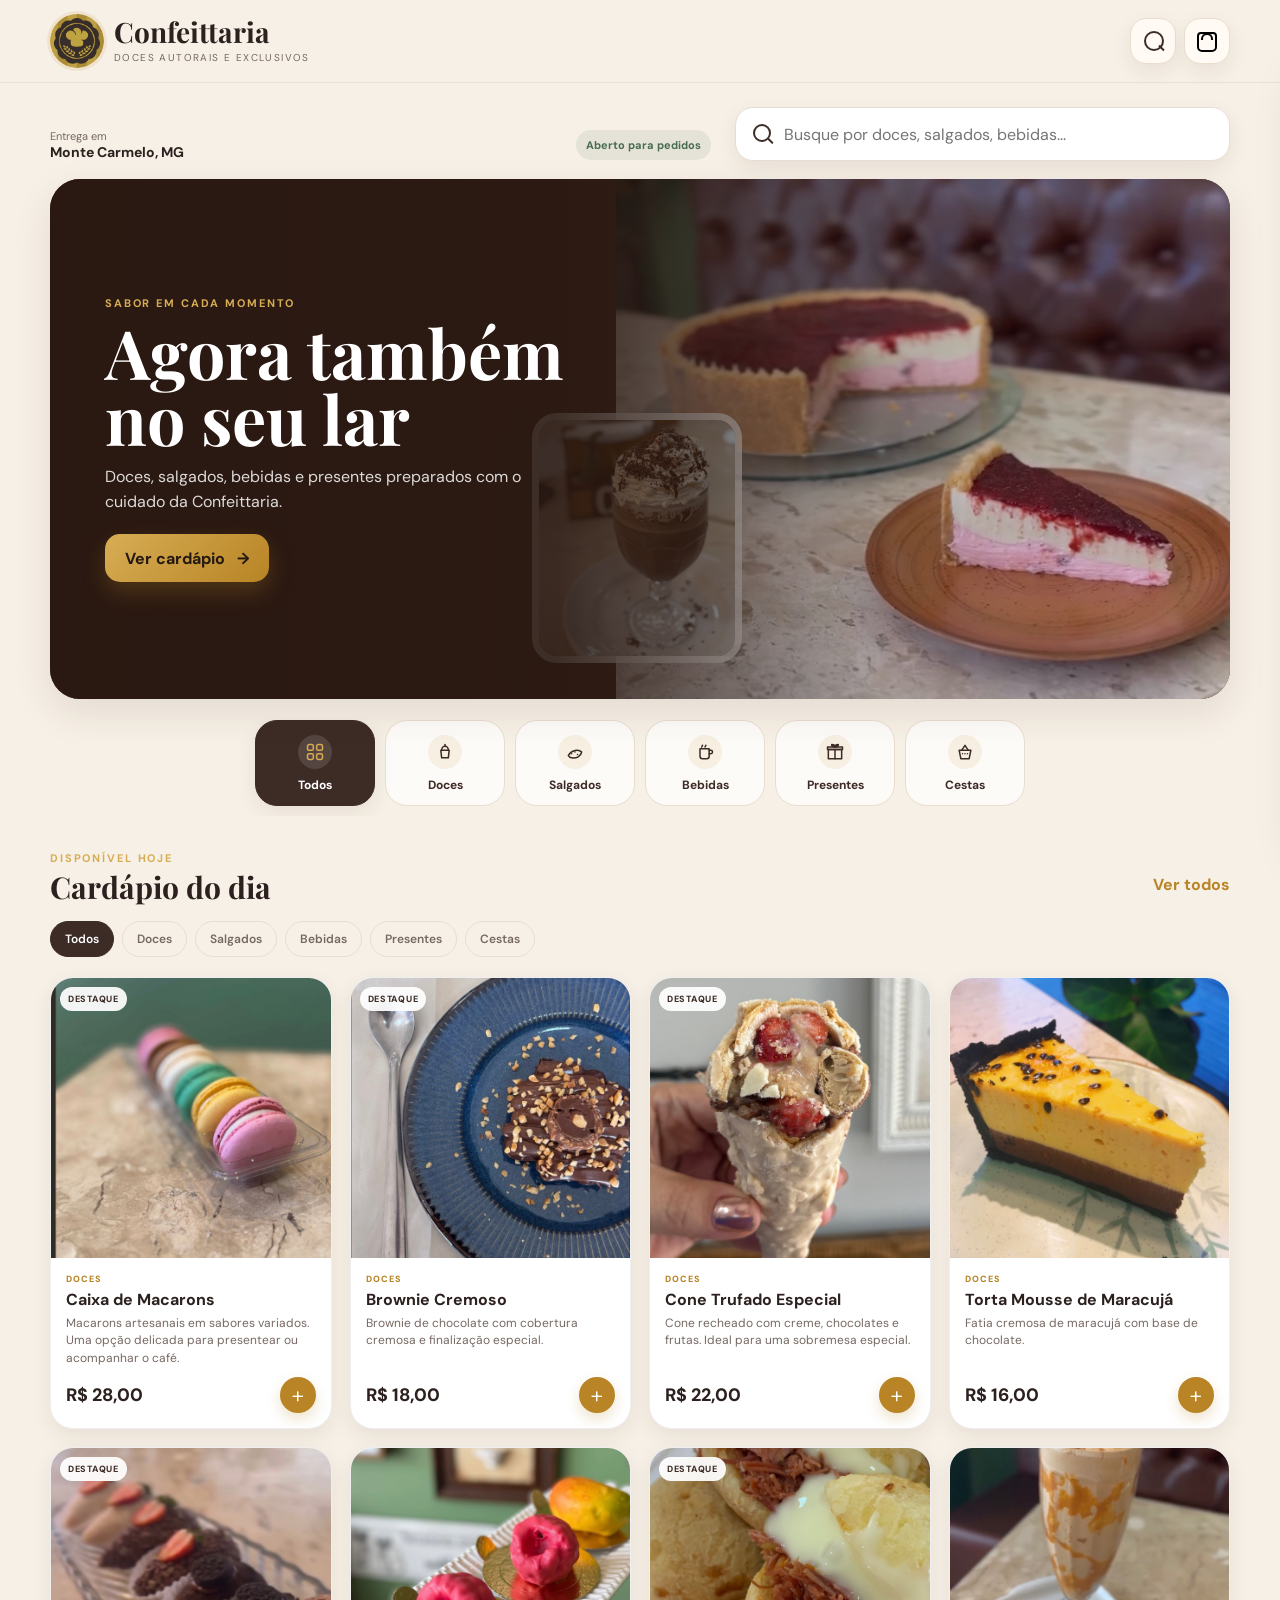
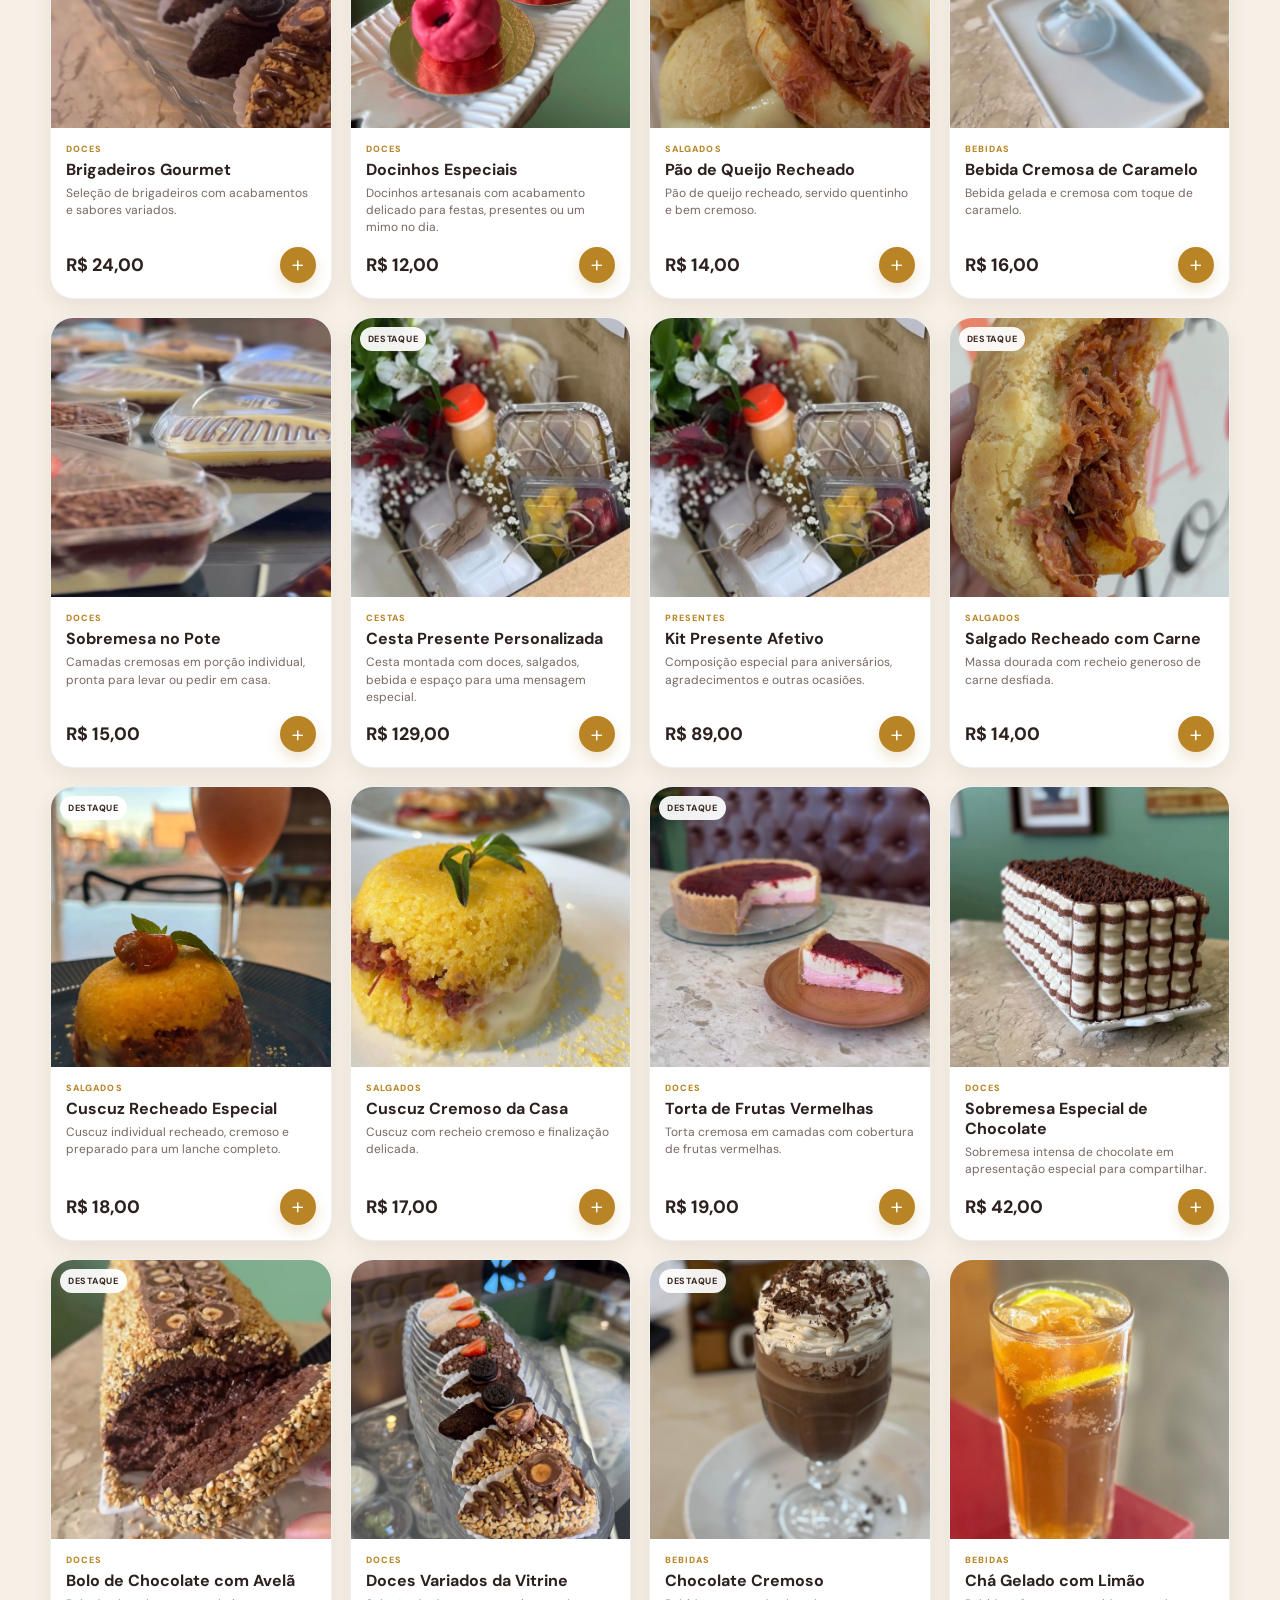
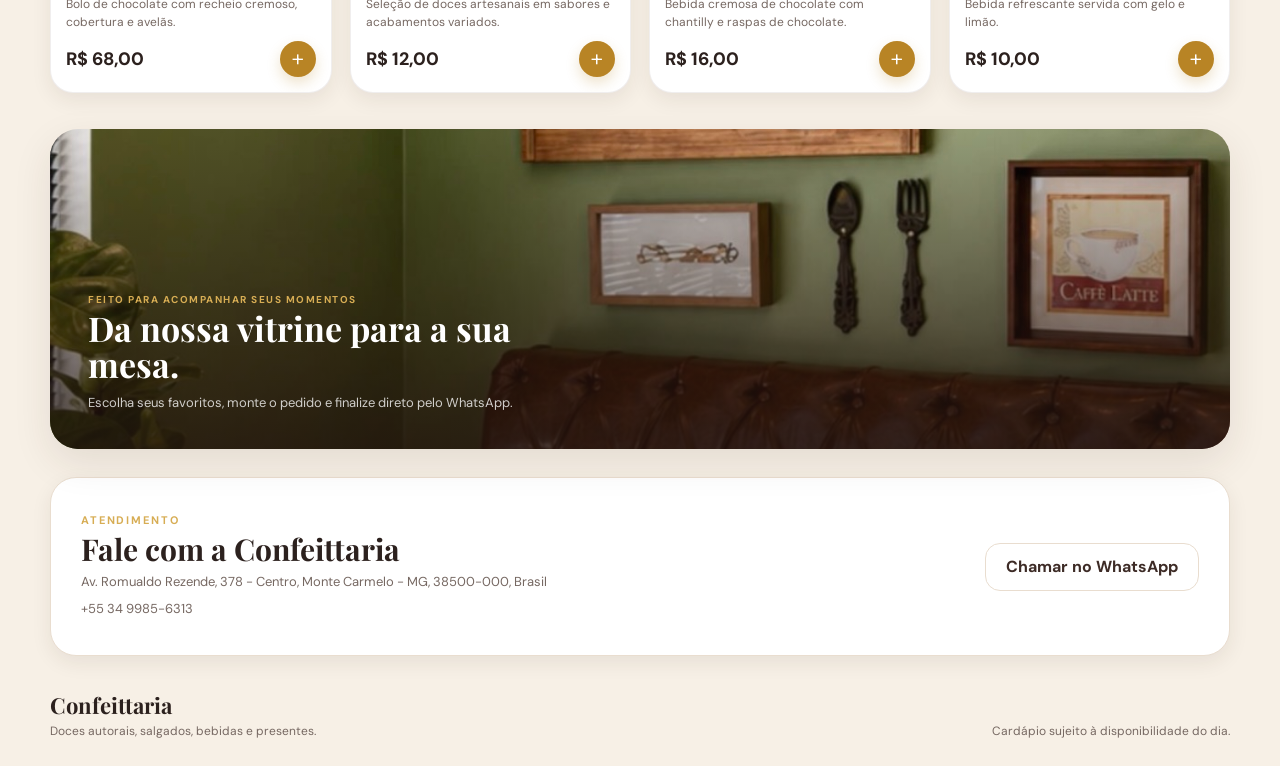
<file: index.html>
<!doctype html>
<html lang="pt-BR">
<head>
  <meta charset="utf-8">
  <meta name="viewport" content="width=device-width,initial-scale=1,viewport-fit=cover">
  <meta name="theme-color" content="#f7f0e6">
  <meta name="description" content="Confeittaria — delivery de doces, salgados, bebidas, presentes e cestas em Monte Carmelo.">
  <title>Confeittaria | Delivery</title>
  <link rel="preconnect" href="https://fonts.googleapis.com">
  <link rel="preconnect" href="https://fonts.gstatic.com" crossorigin>
  <link href="https://fonts.googleapis.com/css2?family=DM+Sans:wght@400;500;600;700&family=Playfair+Display:wght@600;700&display=swap" rel="stylesheet">
  <link rel="stylesheet" href="styles.css">
</head>
<body>
  <header class="site-header">
    <div class="header-inner">
      <a class="brand" href="#inicio" aria-label="Confeittaria - Início">
        <img src="assets/logo.png" alt="Logo Confeittaria">
        <span><strong id="brandName">Confeittaria</strong><small id="brandTagline">Doces autorais e exclusivos</small></span>
      </a>
      <div class="header-actions">
        <button class="icon-btn desktop-only" id="searchFocusBtn" aria-label="Pesquisar produtos"></button>
        <button class="icon-btn cart-btn" id="openCartBtn" aria-label="Abrir carrinho"><span class="cart-count" id="cartCount">0</span></button>
      </div>
    </div>
  </header>

  <main id="inicio">
    <section class="mobile-intro container">
      <div class="location-row">
        <div><span class="location-label">Entrega em</span><strong id="cityText">Monte Carmelo, MG</strong></div>
        <span class="store-status" id="storeStatus">Aberto para pedidos</span>
      </div>
      <div class="search-wrap">
        <span class="search-icon" aria-hidden="true"></span>
        <input id="searchInput" type="search" placeholder="Busque por doces, salgados, bebidas..." autocomplete="off">
        <button class="clear-search" id="clearSearch" aria-label="Limpar busca">Limpar</button>
      </div>
    </section>

    <section class="hero container" aria-labelledby="heroTitle">
      <div class="hero-media">
        <img src="assets/products/torta-frutas-vermelhas-real.jpeg" alt="Torta de frutas vermelhas">
        <div class="hero-media-card"><img src="assets/products/chocolate-quente-real.jpeg" alt="Chocolate cremoso"></div>
      </div>
      <div class="hero-overlay"></div>
      <div class="hero-copy">
        <span class="eyebrow" id="heroEyebrow">Sabor em cada momento</span>
        <h1 id="heroTitle">Agora também no seu lar</h1>
        <p id="heroText">Doces, salgados, bebidas e presentes preparados com o cuidado da Confeittaria.</p>
        <a href="#cardapio" class="primary-btn">Ver cardápio <span aria-hidden="true">→</span></a>
      </div>
    </section>

    <section class="container categories-section" aria-label="Categorias">
      <div class="category-strip" id="categoryStrip"></div>
    </section>

    <section class="container content-section" id="cardapio">
      <div class="section-heading">
        <div><span class="section-kicker">Disponível hoje</span><h2>Cardápio do dia</h2></div>
        <button class="text-btn" id="showAllBtn">Ver todos</button>
      </div>
      <div class="filter-row" id="filterRow"></div>
      <div class="catalog-message hidden" id="catalogMessage"></div>
      <div class="product-grid" id="productGrid"></div>
    </section>

    <section class="container experience-banner">
      <img src="assets/products/ambiente-real.jpeg" alt="Ambiente da Confeittaria">
      <div class="experience-overlay"></div>
      <div class="experience-copy"><span>Feito para acompanhar seus momentos</span><h2>Da nossa vitrine para a sua mesa.</h2><p>Escolha seus favoritos, monte o pedido e finalize direto pelo WhatsApp.</p></div>
    </section>

    <section class="container contact-card" id="contato">
      <div><span class="section-kicker">Atendimento</span><h2>Fale com a Confeittaria</h2><p id="addressText"></p><p id="phoneText"></p></div>
      <a id="whatsappContact" class="secondary-btn" href="#" target="_blank" rel="noopener">Chamar no WhatsApp</a>
    </section>
  </main>

  <footer class="site-footer">
    <div class="container footer-inner"><div><strong>Confeittaria</strong><p>Doces autorais, salgados, bebidas e presentes.</p></div><small id="footerNotice">Cardápio sujeito à disponibilidade do dia.</small></div>
  </footer>

  <nav class="bottom-nav" aria-label="Navegação principal">
    <a href="#inicio" class="active" data-nav="inicio"><span class="nav-icon home-icon"></span><span>Início</span></a>
    <a href="#cardapio" data-nav="cardapio"><span class="nav-icon grid-icon"></span><span>Cardápio</span></a>
    <button id="bottomCartBtn"><span class="nav-icon bag-icon"></span><span>Carrinho</span><b id="bottomCartCount">0</b></button>
    <a href="#contato" data-nav="contato"><span class="nav-icon user-icon"></span><span>Contato</span></a>
  </nav>

  <div class="drawer-backdrop" id="drawerBackdrop"></div>
  <aside class="cart-drawer" id="cartDrawer" aria-hidden="true">
    <div class="drawer-header"><div><span class="section-kicker">Seu pedido</span><h2>Carrinho</h2></div><button class="close-btn" id="closeCartBtn" aria-label="Fechar carrinho">×</button></div>
    <div class="cart-items" id="cartItems"></div>
    <div class="cart-empty" id="cartEmpty"><span class="bag-large"></span><h3>Seu carrinho está vazio</h3><p>Adicione seus favoritos do cardápio para começar.</p></div>
    <div class="cart-summary" id="cartSummary">
      <div><span>Subtotal</span><strong id="cartSubtotal">R$ 0,00</strong></div>
      <small id="minimumOrderText"></small>
      <button class="primary-btn full" id="checkoutBtn">Continuar pedido</button>
    </div>
  </aside>

  <div class="modal-backdrop" id="checkoutBackdrop"></div>
  <section class="checkout-modal" id="checkoutModal" aria-hidden="true" aria-labelledby="checkoutTitle">
    <div class="modal-header"><div><span class="section-kicker">Finalização</span><h2 id="checkoutTitle">Dados do pedido</h2></div><button class="close-btn" id="closeCheckoutBtn" aria-label="Fechar">×</button></div>
    <form id="checkoutForm">
      <div class="field-grid two"><label>Nome<input id="customerName" required placeholder="Seu nome"></label><label>WhatsApp<input id="customerPhone" required inputmode="tel" placeholder="(34) 99999-9999"></label></div>
      <div class="choice-group"><span>Como deseja receber?</span><div class="choice-row" id="fulfillmentChoices"></div></div>
      <label id="addressField">Endereço para entrega<textarea id="customerAddress" rows="2" placeholder="Rua, número, bairro e referência"></textarea></label>
      <div class="field-grid two"><label>Forma de pagamento<select id="paymentMethod"><option>Pix</option><option>Dinheiro</option><option>Cartão na entrega</option><option>Link de pagamento</option></select></label><label id="changeField">Troco para<input id="changeFor" placeholder="Ex.: R$ 100,00"></label></div>
      <label>Observações<textarea id="orderNotes" rows="3" placeholder="Ex.: retirar ingrediente, horário preferido, mensagem para presente..."></textarea></label>
      <div class="checkout-total"><span>Total estimado</span><strong id="checkoutTotal">R$ 0,00</strong></div>
      <p class="checkout-note">O pedido será enviado pelo WhatsApp para confirmação de disponibilidade, prazo e valor final.</p>
      <button class="primary-btn full" type="submit">Enviar pedido pelo WhatsApp</button>
    </form>
  </section>

  <div class="toast" id="toast" role="status"></div>

  <script src="data.js"></script>
  <script src="app.js"></script>
</body>
</html>
</file>
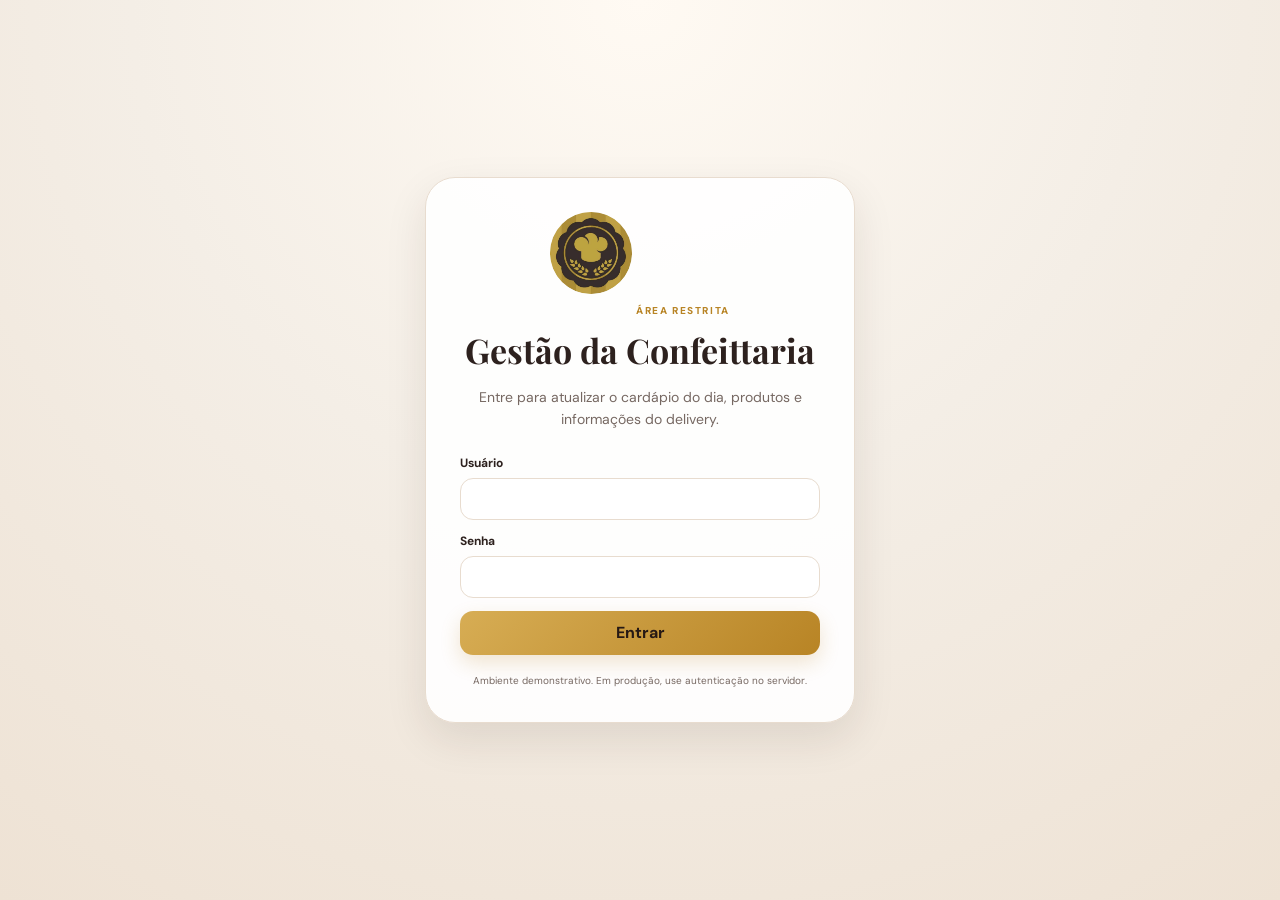
<file: gestao/index.html>
<!doctype html>
<html lang="pt-BR">
<head>
  <meta charset="utf-8">
  <meta name="viewport" content="width=device-width,initial-scale=1,viewport-fit=cover">
  <meta name="theme-color" content="#f7f0e6">
  <meta name="robots" content="noindex,nofollow,noarchive">
  <title>Gestão | Confeittaria</title>
  <link rel="preconnect" href="https://fonts.googleapis.com">
  <link rel="preconnect" href="https://fonts.gstatic.com" crossorigin>
  <link href="https://fonts.googleapis.com/css2?family=DM+Sans:wght@400;500;600;700&family=Playfair+Display:wght@600;700&display=swap" rel="stylesheet">
  <link rel="stylesheet" href="admin.css">
</head>
<body>
  <section class="login-screen" id="loginScreen">
    <div class="login-card">
      <img src="../assets/logo.png" alt="Confeittaria">
      <span class="eyebrow">Área restrita</span>
      <h1>Gestão da Confeittaria</h1>
      <p>Entre para atualizar o cardápio do dia, produtos e informações do delivery.</p>
      <form id="loginForm">
        <label>Usuário<input id="loginUser" autocomplete="username" required></label>
        <label>Senha<input id="loginPass" type="password" autocomplete="current-password" required></label>
        <button class="primary-btn" type="submit">Entrar</button>
      </form>
      <small>Ambiente demonstrativo. Em produção, use autenticação no servidor.</small>
    </div>
  </section>

  <div class="admin-shell hidden" id="adminShell">
    <aside class="sidebar">
      <div class="side-brand"><img src="../assets/logo.png" alt=""><div><strong>Confeittaria</strong><small>Gestão do delivery</small></div></div>
      <nav class="admin-nav">
        <button class="active" data-panel="dashboard">Visão geral</button>
        <button data-panel="today">Cardápio do dia</button>
        <button data-panel="products">Produtos</button>
        <button data-panel="settings">Loja e pedidos</button>
        <button data-panel="backup">Backup</button>
      </nav>
      <div class="side-footer"><a href="../index.html" target="_blank" rel="noopener">Abrir delivery</a><button id="logoutBtn">Sair</button></div>
    </aside>

    <main class="admin-main">
      <header class="admin-header">
        <div><span class="eyebrow">Painel administrativo</span><h1 id="panelTitle">Visão geral</h1></div>
        <div class="header-actions"><span class="save-state" id="saveState">Alterações salvas</span><button class="mobile-menu" id="mobileMenuBtn" aria-label="Abrir menu">Menu</button></div>
      </header>

      <section class="panel active" id="panel-dashboard">
        <div class="status-card" id="storeStatusCard"><div><span class="eyebrow">Status da loja</span><h2 id="dashboardStoreStatus">Aberta para pedidos</h2><p id="dashboardUpdated"></p></div><label class="switch-row"><span>Receber pedidos</span><input type="checkbox" id="quickStoreOpen"><i></i></label></div>
        <div class="stats-grid">
          <article><span>Produtos cadastrados</span><strong id="statProducts">0</strong></article>
          <article><span>No cardápio hoje</span><strong id="statToday">0</strong></article>
          <article><span>Esgotados</span><strong id="statSoldOut">0</strong></article>
          <article><span>Destaques</span><strong id="statFeatured">0</strong></article>
        </div>
        <div class="dashboard-grid">
          <article class="admin-card"><div class="card-head"><div><span class="eyebrow">Atalho</span><h2>Cardápio do dia</h2></div><button class="soft-btn" data-go="today">Gerenciar</button></div><p>Ative apenas o que está disponível hoje e marque rapidamente produtos esgotados.</p><div id="todayPreview" class="mini-list"></div></article>
          <article class="admin-card"><div class="card-head"><div><span class="eyebrow">Atalho</span><h2>Catálogo</h2></div><button class="soft-btn" data-go="products">Produtos</button></div><p>Cadastre novos itens, altere valores, fotos, categorias e destaques do delivery.</p><button class="primary-btn compact" id="dashboardNewProduct">Adicionar produto</button></article>
        </div>
      </section>

      <section class="panel" id="panel-today">
        <div class="panel-tools">
          <div><span class="eyebrow">Operação diária</span><h2>O que está disponível hoje?</h2><p>Desative o que não será vendido hoje. Se acabar durante o dia, marque como esgotado.</p></div>
          <div class="tool-actions"><button class="soft-btn" id="enableAllToday">Disponibilizar todos</button><button class="soft-btn danger-text" id="disableAllToday">Limpar cardápio do dia</button></div>
        </div>
        <div class="today-toolbar"><input id="todaySearch" type="search" placeholder="Buscar produto..."><select id="todayCategory"><option>Todos</option><option>Doces</option><option>Salgados</option><option>Bebidas</option><option>Presentes</option><option>Cestas</option></select></div>
        <div class="today-grid" id="todayGrid"></div>
      </section>

      <section class="panel" id="panel-products">
        <div class="panel-tools">
          <div><span class="eyebrow">Catálogo completo</span><h2>Produtos</h2><p>Itens ocultos continuam cadastrados, mas não aparecem no delivery.</p></div>
          <button class="primary-btn compact" id="newProductBtn">Novo produto</button>
        </div>
        <div class="today-toolbar"><input id="productSearch" type="search" placeholder="Buscar no catálogo..."><select id="productCategoryFilter"><option>Todos</option><option>Doces</option><option>Salgados</option><option>Bebidas</option><option>Presentes</option><option>Cestas</option></select></div>
        <div class="product-list" id="productList"></div>
      </section>

      <section class="panel" id="panel-settings">
        <form class="admin-card settings-form" id="settingsForm">
          <div class="card-head"><div><span class="eyebrow">Configurações</span><h2>Loja e pedidos</h2></div><button class="primary-btn compact" type="submit">Salvar</button></div>
          <div class="form-grid two"><label>Nome da loja<input id="settingName" required></label><label>Frase curta<input id="settingTagline"></label></div>
          <div class="form-grid two"><label>WhatsApp visível<input id="settingPhoneDisplay"></label><label>WhatsApp para pedidos<input id="settingPhoneWhatsApp" inputmode="numeric"></label></div>
          <label>Endereço<textarea id="settingAddress" rows="2"></textarea></label>
          <div class="form-grid two"><label>Cidade exibida<input id="settingCity"></label><label>Aviso do rodapé<input id="settingNotice"></label></div>
          <div class="divider"></div>
          <h3>Banner principal</h3>
          <div class="form-grid two"><label>Chamada pequena<input id="settingHeroEyebrow"></label><label>Título<input id="settingHeroTitle"></label></div>
          <label>Texto do banner<textarea id="settingHeroText" rows="2"></textarea></label>
          <div class="divider"></div>
          <h3>Operação</h3>
          <div class="toggle-grid">
            <label class="switch-row"><span>Loja aberta para pedidos</span><input type="checkbox" id="settingIsOpen"><i></i></label>
            <label class="switch-row"><span>Permitir entrega</span><input type="checkbox" id="settingAllowDelivery"><i></i></label>
            <label class="switch-row"><span>Permitir retirada</span><input type="checkbox" id="settingAllowPickup"><i></i></label>
          </div>
          <div class="form-grid two"><label>Pedido mínimo (R$)<input id="settingMinimumOrder" type="number" min="0" step="0.01"></label><label>Taxa de entrega (R$)<input id="settingDeliveryFee" type="number" min="0" step="0.01"></label></div>
        </form>
      </section>

      <section class="panel" id="panel-backup">
        <div class="admin-card backup-card"><span class="eyebrow">Segurança da demonstração</span><h2>Backup dos dados</h2><p>Exporte os dados antes de fazer mudanças grandes. O backup inclui produtos, disponibilidade e configurações salvas neste navegador.</p><div class="backup-actions"><button class="primary-btn compact" id="exportData">Exportar backup</button><label class="soft-btn file-btn">Importar backup<input id="importData" type="file" accept="application/json"></label><button class="soft-btn danger-text" id="resetData">Restaurar demonstração</button></div></div>
        <div class="admin-card info-card"><h3>Importante sobre esta versão</h3><p>Como o projeto está preparado para GitHub Pages, as alterações ficam no <strong>localStorage do navegador</strong>. Isso é ideal para apresentação e teste. Para a versão definitiva, banco de dados e autenticação devem ficar no servidor para sincronizar alterações em todos os aparelhos.</p></div>
      </section>
    </main>
  </div>

  <div class="modal-backdrop" id="productModalBackdrop"></div>
  <section class="product-modal" id="productModal" aria-hidden="true">
    <div class="modal-head"><div><span class="eyebrow">Catálogo</span><h2 id="productModalTitle">Novo produto</h2></div><button id="closeProductModal" aria-label="Fechar">×</button></div>
    <form id="productForm">
      <input type="hidden" id="productId">
      <div class="form-grid two"><label>Nome do produto<input id="productName" required></label><label>Categoria<select id="productCategory"><option>Doces</option><option>Salgados</option><option>Bebidas</option><option>Presentes</option><option>Cestas</option></select></label></div>
      <div class="form-grid two"><label>Preço (R$)<input id="productPrice" type="number" min="0" step="0.01" required></label><label>URL/caminho da foto<input id="productImageUrl" placeholder="assets/products/foto.jpeg"></label></div>
      <label>Ou enviar uma foto<input id="productImageFile" type="file" accept="image/*"><small>A foto será comprimida e salva neste navegador.</small></label>
      <label>Descrição<textarea id="productDescription" rows="3"></textarea></label>
      <div class="toggle-grid">
        <label class="switch-row"><span>Ativo no catálogo</span><input type="checkbox" id="productActive" checked><i></i></label>
        <label class="switch-row"><span>Disponível hoje</span><input type="checkbox" id="productAvailableToday" checked><i></i></label>
        <label class="switch-row"><span>Marcar como esgotado</span><input type="checkbox" id="productSoldOut"><i></i></label>
        <label class="switch-row"><span>Produto em destaque</span><input type="checkbox" id="productFeatured"><i></i></label>
      </div>
      <div class="modal-actions"><button type="button" class="soft-btn" id="cancelProduct">Cancelar</button><button class="primary-btn compact" type="submit">Salvar produto</button></div>
    </form>
  </section>

  <div class="toast" id="toast"></div>
  <script src="../data.js"></script>
  <script src="admin.js"></script>
</body>
</html>
</file>
<file: styles.css>
:root{
  --bg:#f7f0e6;--surface:#fffaf3;--card:#fff;--ink:#2c211e;--muted:#766862;--line:#e9ddcf;
  --brown:#3d2b26;--brown-2:#5a3b2e;--gold:#b88425;--gold-2:#d7ad54;--green:#496b50;--danger:#a53d35;
  --shadow:0 14px 38px rgba(56,38,29,.10);--soft-shadow:0 7px 20px rgba(56,38,29,.08);
  --radius:24px;--max:1180px;
}
*{box-sizing:border-box}html{scroll-behavior:smooth}body{margin:0;background:var(--bg);color:var(--ink);font-family:'DM Sans',system-ui,-apple-system,BlinkMacSystemFont,'Segoe UI',sans-serif;-webkit-font-smoothing:antialiased;padding-bottom:82px}button,input,select,textarea{font:inherit}button,a{-webkit-tap-highlight-color:transparent}a{color:inherit;text-decoration:none}img{display:block;max-width:100%}.container{width:min(calc(100% - 28px),var(--max));margin-inline:auto}.hidden{display:none!important}
.site-header{position:sticky;top:0;z-index:50;background:rgba(247,240,230,.92);backdrop-filter:blur(18px);border-bottom:1px solid rgba(61,43,38,.07)}.header-inner{height:72px;width:min(calc(100% - 28px),var(--max));margin:auto;display:flex;align-items:center;justify-content:space-between}.brand{display:flex;align-items:center;gap:10px;min-width:0}.brand img{width:46px;height:46px;border-radius:50%;object-fit:cover;box-shadow:0 0 0 3px rgba(184,132,37,.12)}.brand span{display:flex;flex-direction:column;min-width:0}.brand strong{font-family:'Playfair Display',serif;font-size:23px;line-height:1;white-space:nowrap}.brand small{font-size:10px;text-transform:uppercase;letter-spacing:.14em;color:var(--muted);margin-top:5px;white-space:nowrap}.header-actions{display:flex;gap:8px}.icon-btn{width:46px;height:46px;border:1px solid var(--line);background:var(--surface);border-radius:16px;position:relative;box-shadow:var(--soft-shadow);cursor:pointer}.cart-btn:before,.bag-icon:before,.bag-large:before{content:'';position:absolute;width:16px;height:16px;border:2px solid currentColor;border-radius:4px 4px 5px 5px;left:50%;top:52%;transform:translate(-50%,-50%)}.cart-btn:after,.bag-icon:after,.bag-large:after{content:'';position:absolute;width:8px;height:5px;border:2px solid currentColor;border-bottom:0;border-radius:7px 7px 0 0;left:50%;top:31%;transform:translateX(-50%)}.cart-count{position:absolute;right:-4px;top:-5px;min-width:20px;height:20px;border-radius:20px;background:var(--gold);color:#fff;font-size:11px;font-weight:700;display:grid;place-items:center;padding:0 5px}.desktop-only{display:none}
.mobile-intro{padding-top:18px}.location-row{display:flex;align-items:center;justify-content:space-between;gap:12px;margin-bottom:14px}.location-row>div{display:flex;flex-direction:column}.location-label{font-size:11px;color:var(--muted)}.location-row strong{font-size:14px}.store-status{font-size:11px;font-weight:700;color:var(--green);background:rgba(73,107,80,.10);padding:8px 10px;border-radius:999px}.store-status.closed{color:var(--danger);background:rgba(165,61,53,.10)}.search-wrap{position:relative}.search-wrap input{width:100%;height:54px;border:1px solid var(--line);background:#fff;border-radius:18px;padding:0 74px 0 48px;color:var(--ink);outline:none;box-shadow:var(--soft-shadow)}.search-wrap input:focus{border-color:rgba(184,132,37,.6);box-shadow:0 0 0 4px rgba(184,132,37,.10)}.search-icon{position:absolute;left:18px;top:17px;width:18px;height:18px;border:2px solid var(--brown);border-radius:50%}.search-icon:after{content:'';position:absolute;width:7px;height:2px;background:var(--brown);right:-5px;bottom:-2px;transform:rotate(45deg);border-radius:2px}.clear-search{position:absolute;right:10px;top:10px;height:34px;border:0;background:transparent;color:var(--gold);font-size:12px;font-weight:700;cursor:pointer;opacity:0;pointer-events:none}.clear-search.show{opacity:1;pointer-events:auto}
.hero{margin-top:18px;min-height:420px;border-radius:30px;overflow:hidden;position:relative;background:#3b261d;box-shadow:var(--shadow)}.hero-media{position:absolute;inset:0}.hero-media>img{width:100%;height:100%;object-fit:cover}.hero-media-card{display:none}.hero-overlay{position:absolute;inset:0;background:linear-gradient(180deg,rgba(33,18,12,.20) 0%,rgba(33,18,12,.50) 52%,rgba(27,15,10,.86) 100%)}.hero-copy{position:relative;z-index:2;min-height:420px;padding:32px 25px;display:flex;flex-direction:column;justify-content:flex-end;align-items:flex-start;color:#fff}.eyebrow,.section-kicker{font-size:11px;text-transform:uppercase;letter-spacing:.17em;font-weight:700;color:var(--gold-2)}.hero h1{font-family:'Playfair Display',serif;font-size:44px;line-height:.98;max-width:350px;margin:9px 0 13px}.hero p{max-width:420px;color:rgba(255,255,255,.84);font-size:14px;line-height:1.55;margin:0 0 20px}.primary-btn,.secondary-btn{border:0;border-radius:15px;min-height:48px;padding:0 20px;display:inline-flex;align-items:center;justify-content:center;gap:12px;font-weight:700;cursor:pointer}.primary-btn{background:linear-gradient(135deg,var(--gold-2),var(--gold));color:#241813;box-shadow:0 10px 22px rgba(184,132,37,.26)}.secondary-btn{border:1px solid var(--line);background:#fff;color:var(--brown)}.primary-btn.full{width:100%}
.categories-section{padding-top:18px}.category-strip{display:flex;gap:10px;overflow-x:auto;padding:3px 1px 10px;scrollbar-width:none}.category-strip::-webkit-scrollbar{display:none}.category-btn{flex:0 0 92px;border:1px solid var(--line);background:rgba(255,255,255,.72);border-radius:22px;padding:14px 10px 12px;display:flex;flex-direction:column;align-items:center;gap:8px;color:var(--brown);cursor:pointer;transition:.2s ease}.category-btn.active{background:var(--brown);color:#fff;border-color:var(--brown);box-shadow:var(--soft-shadow)}.category-icon{width:34px;height:34px;border-radius:50%;display:grid;place-items:center;background:rgba(184,132,37,.10)}.category-btn.active .category-icon{background:rgba(255,255,255,.12);color:var(--gold-2)}.category-btn span:last-child{font-size:12px;font-weight:700;white-space:nowrap}.category-icon svg{width:20px;height:20px;stroke:currentColor;fill:none;stroke-width:1.8;stroke-linecap:round;stroke-linejoin:round}
.content-section{padding-top:30px}.section-heading{display:flex;align-items:flex-end;justify-content:space-between;gap:16px}.section-heading h2,.contact-card h2,.experience-copy h2,.drawer-header h2,.modal-header h2{font-family:'Playfair Display',serif;margin:4px 0 0;font-size:30px;line-height:1.08}.text-btn{border:0;background:transparent;color:var(--gold);font-weight:700;cursor:pointer;padding:8px 0}.filter-row{display:flex;gap:8px;overflow-x:auto;padding:18px 0 4px;scrollbar-width:none}.filter-row::-webkit-scrollbar{display:none}.filter-btn{flex:0 0 auto;border:1px solid var(--line);background:transparent;color:var(--muted);border-radius:999px;padding:9px 14px;font-size:12px;font-weight:600;cursor:pointer}.filter-btn.active{background:var(--brown);border-color:var(--brown);color:#fff}.catalog-message{margin-top:18px;border-radius:16px;padding:14px 16px;background:#fff;border:1px solid var(--line);font-size:13px;color:var(--muted)}
.product-grid{display:grid;grid-template-columns:repeat(2,minmax(0,1fr));gap:12px;margin-top:16px}.product-card{background:var(--card);border:1px solid rgba(61,43,38,.08);border-radius:20px;overflow:hidden;box-shadow:var(--soft-shadow);position:relative;display:flex;flex-direction:column;min-width:0}.product-image-wrap{position:relative;aspect-ratio:1/1;overflow:hidden;background:#eee}.product-image{width:100%;height:100%;object-fit:cover;transition:transform .35s ease}.product-card:hover .product-image{transform:scale(1.03)}.product-status{position:absolute;top:9px;left:9px;background:rgba(255,255,255,.93);backdrop-filter:blur(8px);border-radius:999px;padding:6px 8px;font-size:9px;text-transform:uppercase;letter-spacing:.08em;font-weight:800;color:var(--brown)}.product-status.sold{background:rgba(61,43,38,.90);color:#fff}.product-body{padding:12px;display:flex;flex-direction:column;gap:5px;flex:1}.product-category{font-size:9px;text-transform:uppercase;letter-spacing:.12em;color:var(--gold);font-weight:800}.product-name{font-size:14px;line-height:1.25;font-weight:700;margin:0;min-height:35px}.product-desc{display:none;color:var(--muted);font-size:12px;line-height:1.45;margin:0}.product-footer{display:flex;align-items:center;justify-content:space-between;gap:8px;margin-top:auto;padding-top:5px}.product-price{font-size:16px;font-weight:800}.add-btn{width:36px;height:36px;border:0;border-radius:50%;background:var(--gold);color:#fff;font-size:23px;font-weight:300;line-height:1;cursor:pointer;box-shadow:0 6px 14px rgba(184,132,37,.24)}.add-btn:disabled{background:#d3c8bd;box-shadow:none;cursor:not-allowed}.empty-results{grid-column:1/-1;background:#fff;border:1px solid var(--line);border-radius:20px;padding:34px 18px;text-align:center;color:var(--muted)}
.experience-banner{margin-top:36px;min-height:320px;border-radius:28px;overflow:hidden;position:relative;box-shadow:var(--shadow)}.experience-banner>img{position:absolute;width:100%;height:100%;object-fit:cover}.experience-overlay{position:absolute;inset:0;background:linear-gradient(180deg,rgba(34,20,14,.08),rgba(34,20,14,.78))}.experience-copy{position:relative;z-index:2;min-height:320px;padding:24px;color:#fff;display:flex;flex-direction:column;justify-content:flex-end}.experience-copy>span{color:var(--gold-2);text-transform:uppercase;letter-spacing:.15em;font-size:10px;font-weight:700}.experience-copy h2{font-size:34px;max-width:430px}.experience-copy p{max-width:500px;margin:11px 0 0;color:rgba(255,255,255,.78);font-size:13px}.contact-card{margin-top:28px;background:#fff;border:1px solid var(--line);border-radius:26px;padding:24px;display:grid;gap:20px;box-shadow:var(--soft-shadow)}.contact-card p{margin:7px 0;color:var(--muted);font-size:13px;line-height:1.5}.site-footer{padding:34px 0 24px}.footer-inner{display:flex;flex-direction:column;gap:9px;color:var(--muted)}.footer-inner strong{color:var(--ink);font-family:'Playfair Display',serif;font-size:22px}.footer-inner p,.footer-inner small{margin:3px 0;font-size:12px}
.bottom-nav{position:fixed;left:0;right:0;bottom:0;z-index:45;height:72px;padding-bottom:env(safe-area-inset-bottom);background:rgba(255,250,243,.96);backdrop-filter:blur(18px);border-top:1px solid var(--line);display:grid;grid-template-columns:repeat(4,1fr)}.bottom-nav a,.bottom-nav button{border:0;background:transparent;color:#766862;display:flex;flex-direction:column;align-items:center;justify-content:center;gap:5px;font-size:10px;position:relative}.bottom-nav .active{color:var(--gold);font-weight:700}.nav-icon{width:20px;height:20px;position:relative;color:currentColor}.home-icon:before{content:'';position:absolute;width:14px;height:14px;border:2px solid currentColor;border-top:0;left:3px;top:6px;border-radius:2px}.home-icon:after{content:'';position:absolute;width:11px;height:11px;border-left:2px solid currentColor;border-top:2px solid currentColor;transform:rotate(45deg);left:4px;top:1px}.grid-icon{background:linear-gradient(currentColor 0 0) 1px 1px/7px 7px no-repeat,linear-gradient(currentColor 0 0) 12px 1px/7px 7px no-repeat,linear-gradient(currentColor 0 0) 1px 12px/7px 7px no-repeat,linear-gradient(currentColor 0 0) 12px 12px/7px 7px no-repeat;border-radius:3px}.bag-icon{display:block}.user-icon:before{content:'';position:absolute;width:8px;height:8px;border:2px solid currentColor;border-radius:50%;left:5px;top:0}.user-icon:after{content:'';position:absolute;width:16px;height:8px;border:2px solid currentColor;border-radius:10px 10px 0 0;border-bottom:0;left:1px;bottom:0}.bottom-nav b{position:absolute;top:5px;left:calc(50% + 6px);min-width:17px;height:17px;border-radius:20px;background:var(--gold);color:#fff;display:grid;place-items:center;font-size:9px;padding:0 4px}
.drawer-backdrop,.modal-backdrop{position:fixed;inset:0;background:rgba(28,18,14,.38);backdrop-filter:blur(3px);z-index:89;opacity:0;pointer-events:none;transition:.25s}.drawer-backdrop.show,.modal-backdrop.show{opacity:1;pointer-events:auto}.cart-drawer{position:fixed;left:0;right:0;bottom:0;z-index:90;background:var(--surface);border-radius:28px 28px 0 0;max-height:86vh;transform:translateY(105%);transition:.28s ease;box-shadow:0 -20px 50px rgba(31,19,14,.18);padding:22px 16px calc(22px + env(safe-area-inset-bottom));display:flex;flex-direction:column}.cart-drawer.open{transform:translateY(0)}.drawer-header,.modal-header{display:flex;align-items:flex-start;justify-content:space-between;gap:15px;padding-bottom:14px;border-bottom:1px solid var(--line)}.close-btn{width:40px;height:40px;border:1px solid var(--line);background:#fff;border-radius:13px;font-size:26px;color:var(--brown);cursor:pointer}.cart-items{overflow:auto;display:flex;flex-direction:column;gap:10px;padding:15px 0}.cart-item{display:grid;grid-template-columns:62px 1fr auto;gap:11px;align-items:center;background:#fff;border:1px solid var(--line);border-radius:16px;padding:9px}.cart-item img{width:62px;height:62px;object-fit:cover;border-radius:12px}.cart-item h4{font-size:13px;margin:0 0 4px}.cart-item small{color:var(--muted);font-size:11px}.qty-control{display:flex;align-items:center;gap:7px}.qty-control button{width:28px;height:28px;border-radius:50%;border:1px solid var(--line);background:#fff;color:var(--brown);cursor:pointer}.qty-control span{font-size:12px;font-weight:700}.remove-item{border:0;background:transparent;color:var(--danger);font-size:11px;margin-top:4px;padding:0;cursor:pointer}.cart-empty{text-align:center;padding:45px 20px;color:var(--muted)}.bag-large{display:block;width:48px;height:48px;margin:0 auto 18px;position:relative;color:var(--gold)}.bag-large:before{width:34px;height:32px}.bag-large:after{width:17px;height:8px;top:10%}.cart-empty h3{color:var(--ink);margin:0 0 7px}.cart-empty p{font-size:13px;max-width:260px;margin:0 auto}.cart-summary{border-top:1px solid var(--line);padding-top:14px}.cart-summary>div{display:flex;justify-content:space-between;margin-bottom:6px}.cart-summary small{display:block;color:var(--muted);font-size:11px;margin-bottom:12px}.checkout-modal{position:fixed;z-index:100;left:12px;right:12px;top:50%;transform:translateY(-46%) scale(.98);max-height:90vh;overflow:auto;background:var(--surface);border-radius:26px;padding:20px;box-shadow:var(--shadow);opacity:0;pointer-events:none;transition:.22s}.checkout-modal.open{opacity:1;pointer-events:auto;transform:translateY(-50%) scale(1)}.checkout-modal form{display:flex;flex-direction:column;gap:14px;padding-top:15px}.checkout-modal label,.choice-group{display:flex;flex-direction:column;gap:7px;font-size:12px;font-weight:700;color:var(--brown)}.checkout-modal input,.checkout-modal select,.checkout-modal textarea{width:100%;border:1px solid var(--line);background:#fff;border-radius:13px;padding:12px 13px;color:var(--ink);outline:none}.checkout-modal input:focus,.checkout-modal select:focus,.checkout-modal textarea:focus{border-color:rgba(184,132,37,.6);box-shadow:0 0 0 3px rgba(184,132,37,.08)}.field-grid{display:grid;gap:12px}.choice-row{display:flex;gap:8px}.choice-btn{flex:1;border:1px solid var(--line);background:#fff;border-radius:13px;padding:11px;color:var(--muted);font-weight:700;cursor:pointer}.choice-btn.active{background:var(--brown);border-color:var(--brown);color:#fff}.checkout-total{display:flex;justify-content:space-between;align-items:center;background:#fff;border:1px solid var(--line);border-radius:14px;padding:13px}.checkout-total strong{font-size:18px}.checkout-note{font-size:11px;color:var(--muted);line-height:1.5;margin:0}.toast{position:fixed;left:50%;bottom:90px;transform:translate(-50%,20px);z-index:120;background:#2d211d;color:#fff;border-radius:13px;padding:11px 14px;font-size:12px;opacity:0;pointer-events:none;transition:.2s;box-shadow:var(--shadow);max-width:calc(100% - 36px);text-align:center}.toast.show{opacity:1;transform:translate(-50%,0)}
@media (min-width:700px){body{padding-bottom:0}.bottom-nav{display:none}.header-inner{height:82px}.brand img{width:54px;height:54px}.brand strong{font-size:28px}.mobile-intro{padding-top:24px}.hero{min-height:500px}.hero-copy{min-height:500px;padding:46px}.hero h1{font-size:62px;max-width:500px}.hero p{font-size:16px}.category-strip{justify-content:center}.category-btn{flex-basis:120px}.product-grid{grid-template-columns:repeat(3,1fr);gap:18px}.product-card{border-radius:23px}.product-desc{display:block}.product-body{padding:15px}.product-name{font-size:16px;min-height:auto}.product-price{font-size:18px}.experience-copy{padding:38px}.contact-card{grid-template-columns:1fr auto;align-items:center;padding:30px}.footer-inner{flex-direction:row;align-items:flex-end;justify-content:space-between}.cart-drawer{left:auto;right:18px;top:92px;bottom:18px;width:430px;max-height:none;border-radius:26px;transform:translateX(110%);padding:22px}.cart-drawer.open{transform:translateX(0)}.checkout-modal{left:50%;right:auto;width:min(640px,calc(100% - 32px));transform:translate(-50%,-46%) scale(.98)}.checkout-modal.open{transform:translate(-50%,-50%) scale(1)}.field-grid.two{grid-template-columns:1fr 1fr}.toast{bottom:24px}}
@media (min-width:980px){.desktop-only{display:block}.icon-btn.desktop-only:before{content:'';position:absolute;width:16px;height:16px;border:2px solid var(--brown);border-radius:50%;left:13px;top:12px}.icon-btn.desktop-only:after{content:'';position:absolute;width:7px;height:2px;background:var(--brown);transform:rotate(45deg);left:27px;top:28px}.mobile-intro{display:grid;grid-template-columns:1fr minmax(420px,.75fr);gap:24px;align-items:end}.location-row{margin:0}.hero{display:grid;grid-template-columns:1.05fr .95fr;min-height:520px}.hero-media{left:48%;}.hero-media-card{display:block;position:absolute;left:-84px;bottom:36px;width:210px;height:250px;border-radius:25px;overflow:hidden;border:7px solid rgba(255,255,255,.78);box-shadow:var(--shadow)}.hero-media-card img{width:100%;height:100%;object-fit:cover}.hero-overlay{background:linear-gradient(90deg,rgba(41,24,17,.95) 0%,rgba(41,24,17,.88) 43%,rgba(41,24,17,.28) 70%,rgba(41,24,17,.12) 100%)}.hero-copy{min-height:520px;padding:55px;justify-content:center}.hero h1{font-size:68px}.product-grid{grid-template-columns:repeat(4,1fr)}}
</file>
<file: gestao/admin.css>
:root{--bg:#f4eee6;--surface:#fffaf3;--card:#fff;--ink:#2d211e;--muted:#766862;--line:#e8dccf;--brown:#3d2b26;--gold:#b88425;--gold2:#d7ad54;--green:#496b50;--danger:#a53d35;--shadow:0 16px 42px rgba(49,32,24,.10)}
*{box-sizing:border-box}body{margin:0;background:var(--bg);color:var(--ink);font-family:'DM Sans',system-ui,sans-serif;-webkit-font-smoothing:antialiased}button,input,select,textarea{font:inherit}button{cursor:pointer}.hidden{display:none!important}.eyebrow{font-size:10px;text-transform:uppercase;letter-spacing:.16em;font-weight:800;color:var(--gold)}h1,h2{font-family:'Playfair Display',serif}.login-screen{min-height:100vh;display:grid;place-items:center;padding:24px;background:radial-gradient(circle at top,#fffaf3 0,#f4eee6 46%,#eee2d4 100%)}.login-card{width:min(430px,100%);background:rgba(255,255,255,.92);border:1px solid var(--line);border-radius:30px;padding:34px;box-shadow:var(--shadow);text-align:center}.login-card>img{width:82px;height:82px;border-radius:50%;margin:0 auto 20px}.login-card h1{font-size:34px;margin:8px 0}.login-card>p{color:var(--muted);line-height:1.55;font-size:14px}.login-card form{display:grid;gap:13px;text-align:left;margin-top:24px}.login-card label,.settings-form label,.product-modal label{display:flex;flex-direction:column;gap:7px;font-size:12px;font-weight:700}.login-card input,.settings-form input,.settings-form textarea,.settings-form select,.product-modal input,.product-modal textarea,.product-modal select,.today-toolbar input,.today-toolbar select{width:100%;border:1px solid var(--line);background:#fff;border-radius:13px;padding:12px 13px;outline:none;color:var(--ink)}.login-card input:focus,.settings-form input:focus,.settings-form textarea:focus,.product-modal input:focus,.product-modal textarea:focus,.product-modal select:focus,.today-toolbar input:focus,.today-toolbar select:focus{border-color:rgba(184,132,37,.6);box-shadow:0 0 0 3px rgba(184,132,37,.08)}.login-card small{display:block;margin-top:18px;color:var(--muted);font-size:10px;line-height:1.5}.primary-btn,.soft-btn{min-height:44px;border-radius:13px;padding:0 16px;border:0;font-weight:700;display:inline-flex;align-items:center;justify-content:center;gap:8px}.primary-btn{background:linear-gradient(135deg,var(--gold2),var(--gold));color:#261914;box-shadow:0 8px 20px rgba(184,132,37,.20)}.soft-btn{background:#fff;border:1px solid var(--line);color:var(--brown)}.compact{min-height:40px}.danger-text{color:var(--danger)}
.admin-shell{min-height:100vh}.sidebar{position:fixed;left:0;top:0;bottom:0;width:260px;background:#2e211d;color:#fff;padding:24px 18px;display:flex;flex-direction:column;z-index:50}.side-brand{display:flex;align-items:center;gap:12px;padding:0 7px 22px;border-bottom:1px solid rgba(255,255,255,.10)}.side-brand img{width:48px;height:48px;border-radius:50%}.side-brand div{display:flex;flex-direction:column}.side-brand strong{font-family:'Playfair Display',serif;font-size:21px}.side-brand small{font-size:10px;color:rgba(255,255,255,.55);margin-top:3px}.admin-nav{display:grid;gap:5px;padding-top:22px}.admin-nav button{border:0;background:transparent;color:rgba(255,255,255,.62);text-align:left;padding:12px 13px;border-radius:12px;font-weight:600}.admin-nav button.active,.admin-nav button:hover{background:rgba(255,255,255,.09);color:#fff}.side-footer{margin-top:auto;display:grid;gap:8px}.side-footer a,.side-footer button{border:1px solid rgba(255,255,255,.14);background:transparent;color:rgba(255,255,255,.72);border-radius:12px;padding:10px 12px;text-align:center;font-size:12px}.admin-main{margin-left:260px;padding:28px 34px 50px}.admin-header{display:flex;justify-content:space-between;align-items:center;gap:20px;margin-bottom:26px}.admin-header h1{margin:5px 0 0;font-size:38px}.header-actions{display:flex;align-items:center;gap:12px}.save-state{font-size:11px;color:var(--green);background:rgba(73,107,80,.09);padding:8px 10px;border-radius:999px}.mobile-menu{display:none}.panel{display:none}.panel.active{display:block}.status-card{background:linear-gradient(135deg,#fff,#fbf4e9);border:1px solid var(--line);border-radius:24px;padding:22px;display:flex;align-items:center;justify-content:space-between;gap:18px;box-shadow:0 10px 28px rgba(49,32,24,.06)}.status-card h2{margin:5px 0 4px;font-size:30px}.status-card p{margin:0;color:var(--muted);font-size:12px}.stats-grid{display:grid;grid-template-columns:repeat(4,1fr);gap:14px;margin:16px 0}.stats-grid article{background:#fff;border:1px solid var(--line);border-radius:20px;padding:18px}.stats-grid span{display:block;color:var(--muted);font-size:11px}.stats-grid strong{display:block;font-size:32px;margin-top:8px}.dashboard-grid{display:grid;grid-template-columns:1.3fr .7fr;gap:16px}.admin-card{background:#fff;border:1px solid var(--line);border-radius:22px;padding:22px;box-shadow:0 9px 28px rgba(49,32,24,.05)}.admin-card>p,.panel-tools p{color:var(--muted);font-size:13px;line-height:1.55}.card-head,.panel-tools{display:flex;align-items:flex-start;justify-content:space-between;gap:16px}.card-head h2,.panel-tools h2,.backup-card h2{margin:5px 0 0;font-size:28px}.mini-list{display:grid;gap:8px;margin-top:15px}.mini-row{display:flex;align-items:center;gap:10px;padding:9px 10px;background:var(--surface);border-radius:13px}.mini-row img{width:42px;height:42px;object-fit:cover;border-radius:10px}.mini-row div{flex:1;min-width:0}.mini-row strong{font-size:12px}.mini-row small{display:block;color:var(--muted);font-size:10px}.pill{font-size:9px;border-radius:999px;padding:5px 7px;background:rgba(73,107,80,.10);color:var(--green);font-weight:800;text-transform:uppercase;letter-spacing:.06em}.pill.sold{color:var(--danger);background:rgba(165,61,53,.09)}.panel-tools{background:#fff;border:1px solid var(--line);border-radius:22px;padding:22px;margin-bottom:14px}.tool-actions,.backup-actions{display:flex;gap:8px;flex-wrap:wrap}.today-toolbar{display:grid;grid-template-columns:1fr 220px;gap:10px;margin-bottom:14px}.today-grid{display:grid;grid-template-columns:repeat(2,1fr);gap:12px}.today-card{display:grid;grid-template-columns:92px 1fr;gap:14px;background:#fff;border:1px solid var(--line);border-radius:20px;padding:12px}.today-card img{width:92px;height:92px;object-fit:cover;border-radius:15px}.today-main{min-width:0}.today-title-row{display:flex;justify-content:space-between;gap:10px}.today-title-row h3{font-size:14px;margin:2px 0}.today-title-row span{font-size:12px;font-weight:800;color:var(--gold);white-space:nowrap}.today-main>small{font-size:10px;color:var(--muted)}.today-switches{display:flex;flex-wrap:wrap;gap:8px;margin-top:13px}.quick-toggle{display:flex;align-items:center;gap:6px;background:var(--surface);border:1px solid var(--line);border-radius:999px;padding:7px 9px;font-size:10px;font-weight:700;color:var(--muted)}.quick-toggle input{accent-color:var(--gold)}.product-list{display:grid;gap:10px}.product-row{display:grid;grid-template-columns:72px 1.4fr .65fr .65fr auto;align-items:center;gap:14px;background:#fff;border:1px solid var(--line);border-radius:18px;padding:10px 12px}.product-row img{width:72px;height:72px;object-fit:cover;border-radius:13px}.product-row h3{font-size:14px;margin:0 0 4px}.product-row p{font-size:10px;color:var(--muted);margin:0;line-height:1.4}.product-row .meta{font-size:11px;color:var(--muted)}.product-row .price{font-weight:800}.row-actions{display:flex;gap:6px}.row-actions button{min-height:36px;padding:0 11px;border-radius:10px;border:1px solid var(--line);background:#fff;font-size:11px;font-weight:700}.row-actions .delete{color:var(--danger)}.settings-form{display:grid;gap:16px}.settings-form h3{font-size:15px;margin:0}.form-grid{display:grid;gap:12px}.form-grid.two{grid-template-columns:1fr 1fr}.divider{height:1px;background:var(--line)}.toggle-grid{display:grid;grid-template-columns:repeat(2,1fr);gap:10px}.switch-row{display:flex!important;flex-direction:row!important;align-items:center;justify-content:space-between;gap:14px;background:var(--surface);border:1px solid var(--line);border-radius:14px;padding:12px 13px;font-size:11px!important;font-weight:700}.switch-row input{display:none}.switch-row i{width:38px;height:22px;background:#d8cec4;border-radius:999px;position:relative;transition:.2s;flex:0 0 auto}.switch-row i:after{content:'';position:absolute;width:16px;height:16px;border-radius:50%;background:#fff;top:3px;left:3px;box-shadow:0 2px 5px rgba(0,0,0,.14);transition:.2s}.switch-row input:checked+i{background:var(--gold)}.switch-row input:checked+i:after{transform:translateX(16px)}.backup-card,.info-card{margin-bottom:14px}.file-btn input{display:none}.product-modal{position:fixed;z-index:101;left:50%;top:50%;transform:translate(-50%,-46%) scale(.98);width:min(720px,calc(100% - 28px));max-height:92vh;overflow:auto;background:var(--surface);border-radius:25px;padding:22px;box-shadow:var(--shadow);opacity:0;pointer-events:none;transition:.22s}.product-modal.open{opacity:1;pointer-events:auto;transform:translate(-50%,-50%) scale(1)}.modal-backdrop{position:fixed;inset:0;z-index:100;background:rgba(33,22,17,.42);backdrop-filter:blur(3px);opacity:0;pointer-events:none;transition:.2s}.modal-backdrop.show{opacity:1;pointer-events:auto}.modal-head{display:flex;justify-content:space-between;align-items:flex-start;gap:14px;padding-bottom:14px;border-bottom:1px solid var(--line)}.modal-head h2{font-size:27px;margin:4px 0 0}.modal-head button{width:40px;height:40px;border:1px solid var(--line);background:#fff;border-radius:12px;font-size:25px}.product-modal form{display:grid;gap:14px;padding-top:15px}.product-modal label small{font-weight:400;color:var(--muted)}.modal-actions{display:flex;justify-content:flex-end;gap:8px}.toast{position:fixed;z-index:130;right:22px;bottom:22px;background:#2e211d;color:#fff;padding:11px 14px;border-radius:12px;font-size:12px;box-shadow:var(--shadow);opacity:0;transform:translateY(10px);transition:.2s;pointer-events:none}.toast.show{opacity:1;transform:translateY(0)}.empty-state{grid-column:1/-1;background:#fff;border:1px solid var(--line);border-radius:18px;padding:30px;text-align:center;color:var(--muted);font-size:13px}
@media(max-width:1000px){.sidebar{width:225px}.admin-main{margin-left:225px;padding:24px}.stats-grid{grid-template-columns:repeat(2,1fr)}.dashboard-grid{grid-template-columns:1fr}.today-grid{grid-template-columns:1fr}.product-row{grid-template-columns:64px 1fr auto}.product-row .meta,.product-row .price{display:none}}
@media(max-width:760px){.sidebar{transform:translateX(-105%);transition:.25s;width:260px;box-shadow:var(--shadow)}.sidebar.open{transform:translateX(0)}.admin-main{margin-left:0;padding:18px 14px 36px}.admin-header{margin-bottom:18px}.admin-header h1{font-size:31px}.save-state{display:none}.mobile-menu{display:block;border:1px solid var(--line);background:#fff;border-radius:12px;padding:10px 12px}.status-card{align-items:flex-start;flex-direction:column}.stats-grid{gap:10px}.stats-grid article{padding:14px}.stats-grid strong{font-size:26px}.panel-tools{flex-direction:column}.tool-actions{width:100%}.today-toolbar{grid-template-columns:1fr}.today-card{grid-template-columns:78px 1fr}.today-card img{width:78px;height:78px}.product-row{grid-template-columns:58px 1fr}.product-row img{width:58px;height:58px}.row-actions{grid-column:2}.form-grid.two,.toggle-grid{grid-template-columns:1fr}.product-modal{padding:18px}.modal-actions{position:sticky;bottom:-18px;background:var(--surface);padding:12px 0 0}.toast{left:14px;right:14px;bottom:14px;text-align:center}}
</file>
